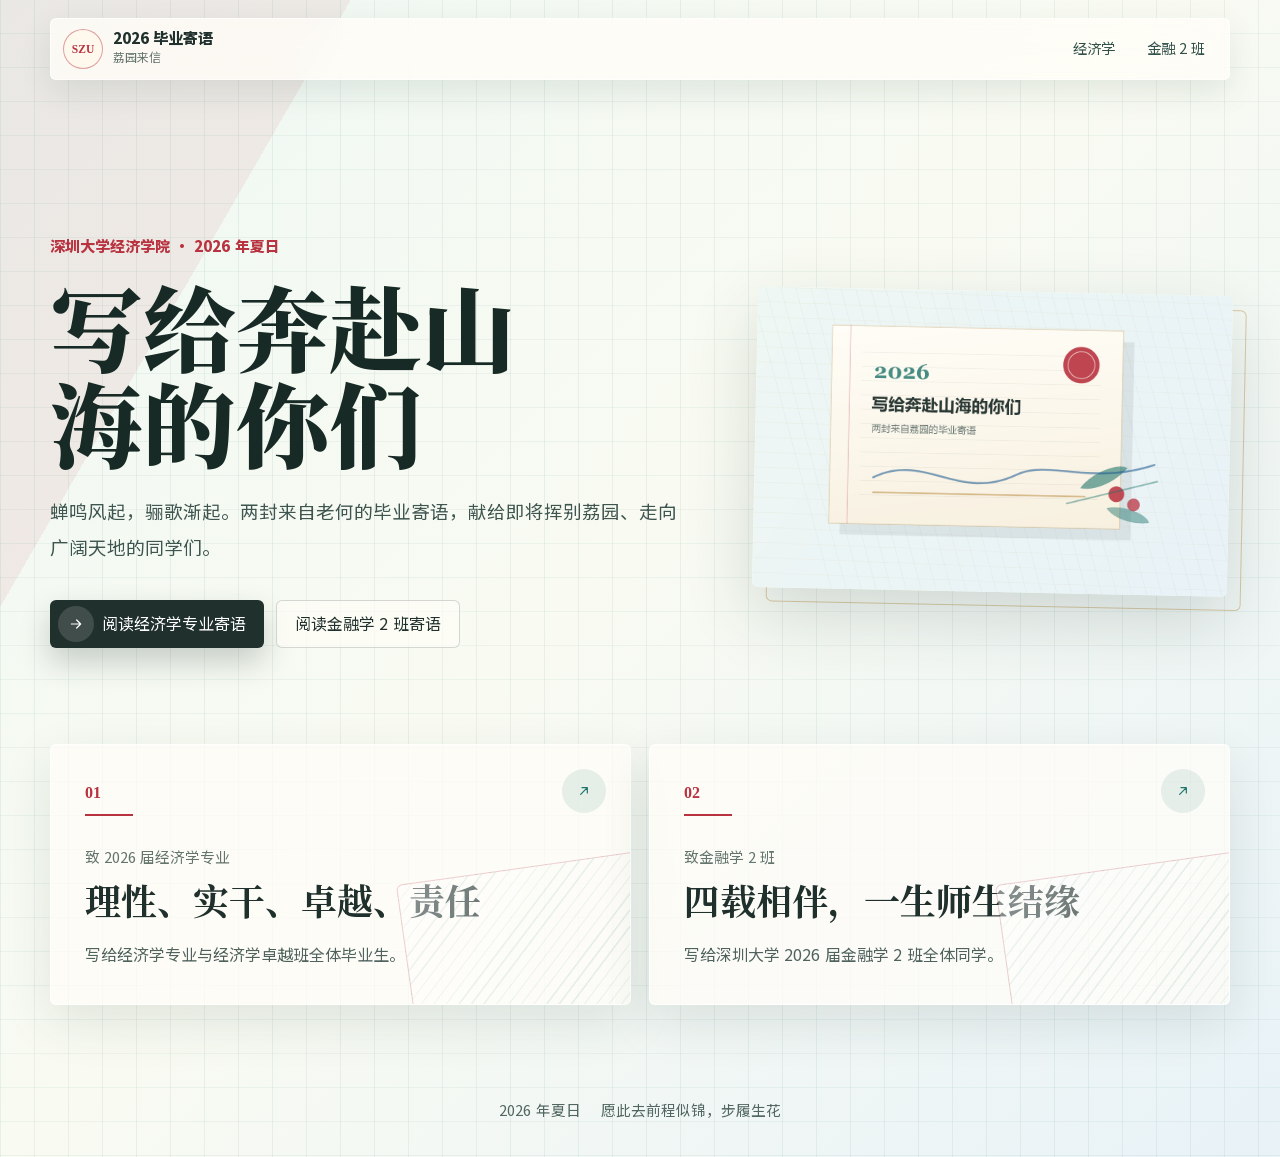
<file: index.html>
<!doctype html>
<html lang="zh-CN">
  <head>
    <meta charset="utf-8">
    <meta name="viewport" content="width=device-width, initial-scale=1, viewport-fit=cover">
    <title>深圳大学 2026 届毕业寄语</title>
    <meta name="description" content="两封写给深圳大学 2026 届毕业生的电子信笺。">
    <meta property="og:type" content="website">
    <meta property="og:title" content="深圳大学 2026 届毕业寄语">
    <meta property="og:description" content="写给奔赴山海的同学们。">
    <meta property="og:image" content="./assets/home-share.png">
    <meta name="theme-color" content="#eef7f3">
    <link rel="manifest" href="./manifest.webmanifest">
    <link rel="stylesheet" href="./assets/styles.css?v=20260615-5">
  </head>
  <body class="home-page">
    <div class="reading-progress" aria-hidden="true"></div>
    <header class="topbar">
        <a class="brand-mark" href="./index.html" aria-label="返回首页">
        <span class="brand-seal">SZU</span>
        <span>
          <strong>2026 毕业寄语</strong>
          <small>荔园来信</small>
        </span>
      </a>
      <nav class="top-actions" aria-label="信笺导航">
        <a href="./economics/index.html" class="ghost-link">经济学</a>
        <a href="./finance-2/index.html" class="ghost-link">金融 2 班</a>
      </nav>
    </header>

    <main>
      <section class="home-hero" aria-labelledby="home-title">
        <div class="home-copy">
          <p class="kicker">深圳大学经济学院 · 2026 年夏日</p>
          <h1 id="home-title">写给奔赴山海的你们</h1>
          <p class="lead">
            蝉鸣风起，骊歌渐起。两封来自老何的毕业寄语，献给即将挥别荔园、走向广阔天地的同学们。
          </p>
          <div class="hero-commands">
            <a class="primary-link" href="./economics/index.html">
              <span class="icon-circle" aria-hidden="true">
                <svg viewBox="0 0 24 24"><path d="M5 12h14M13 6l6 6-6 6"/></svg>
              </span>
              阅读经济学专业寄语
            </a>
            <a class="secondary-link" href="./finance-2/index.html">阅读金融学 2 班寄语</a>
          </div>
        </div>
        <figure class="hero-art home-art">
          <img src="./assets/home-share.png" alt="毕业信笺、湖面与荔枝枝叶组成的插画">
        </figure>
      </section>

      <section class="letter-grid" aria-label="两封电子信笺">
        <a class="letter-tile economics-tile" href="./economics/index.html">
          <span class="tile-label">01</span>
          <span class="tile-subtitle">致 2026 届经济学专业</span>
          <strong>理性、实干、卓越、责任</strong>
          <span class="tile-text">写给经济学专业与经济学卓越班全体毕业生。</span>
          <span class="tile-arrow" aria-hidden="true">
            <svg viewBox="0 0 24 24"><path d="M7 17 17 7M9 7h8v8"/></svg>
          </span>
        </a>
        <a class="letter-tile finance-tile" href="./finance-2/index.html">
          <span class="tile-label">02</span>
          <span class="tile-subtitle">致金融学 2 班</span>
          <strong>四载相伴，一生师生结缘</strong>
          <span class="tile-text">写给深圳大学 2026 届金融学 2 班全体同学。</span>
          <span class="tile-arrow" aria-hidden="true">
            <svg viewBox="0 0 24 24"><path d="M7 17 17 7M9 7h8v8"/></svg>
          </span>
        </a>
      </section>
    </main>

    <footer class="site-footer">
      <span>2026 年夏日</span>
      <span>愿此去前程似锦，步履生花</span>
    </footer>
    <script src="./assets/main.js?v=20260615-3"></script>
  </body>
</html>
</file>
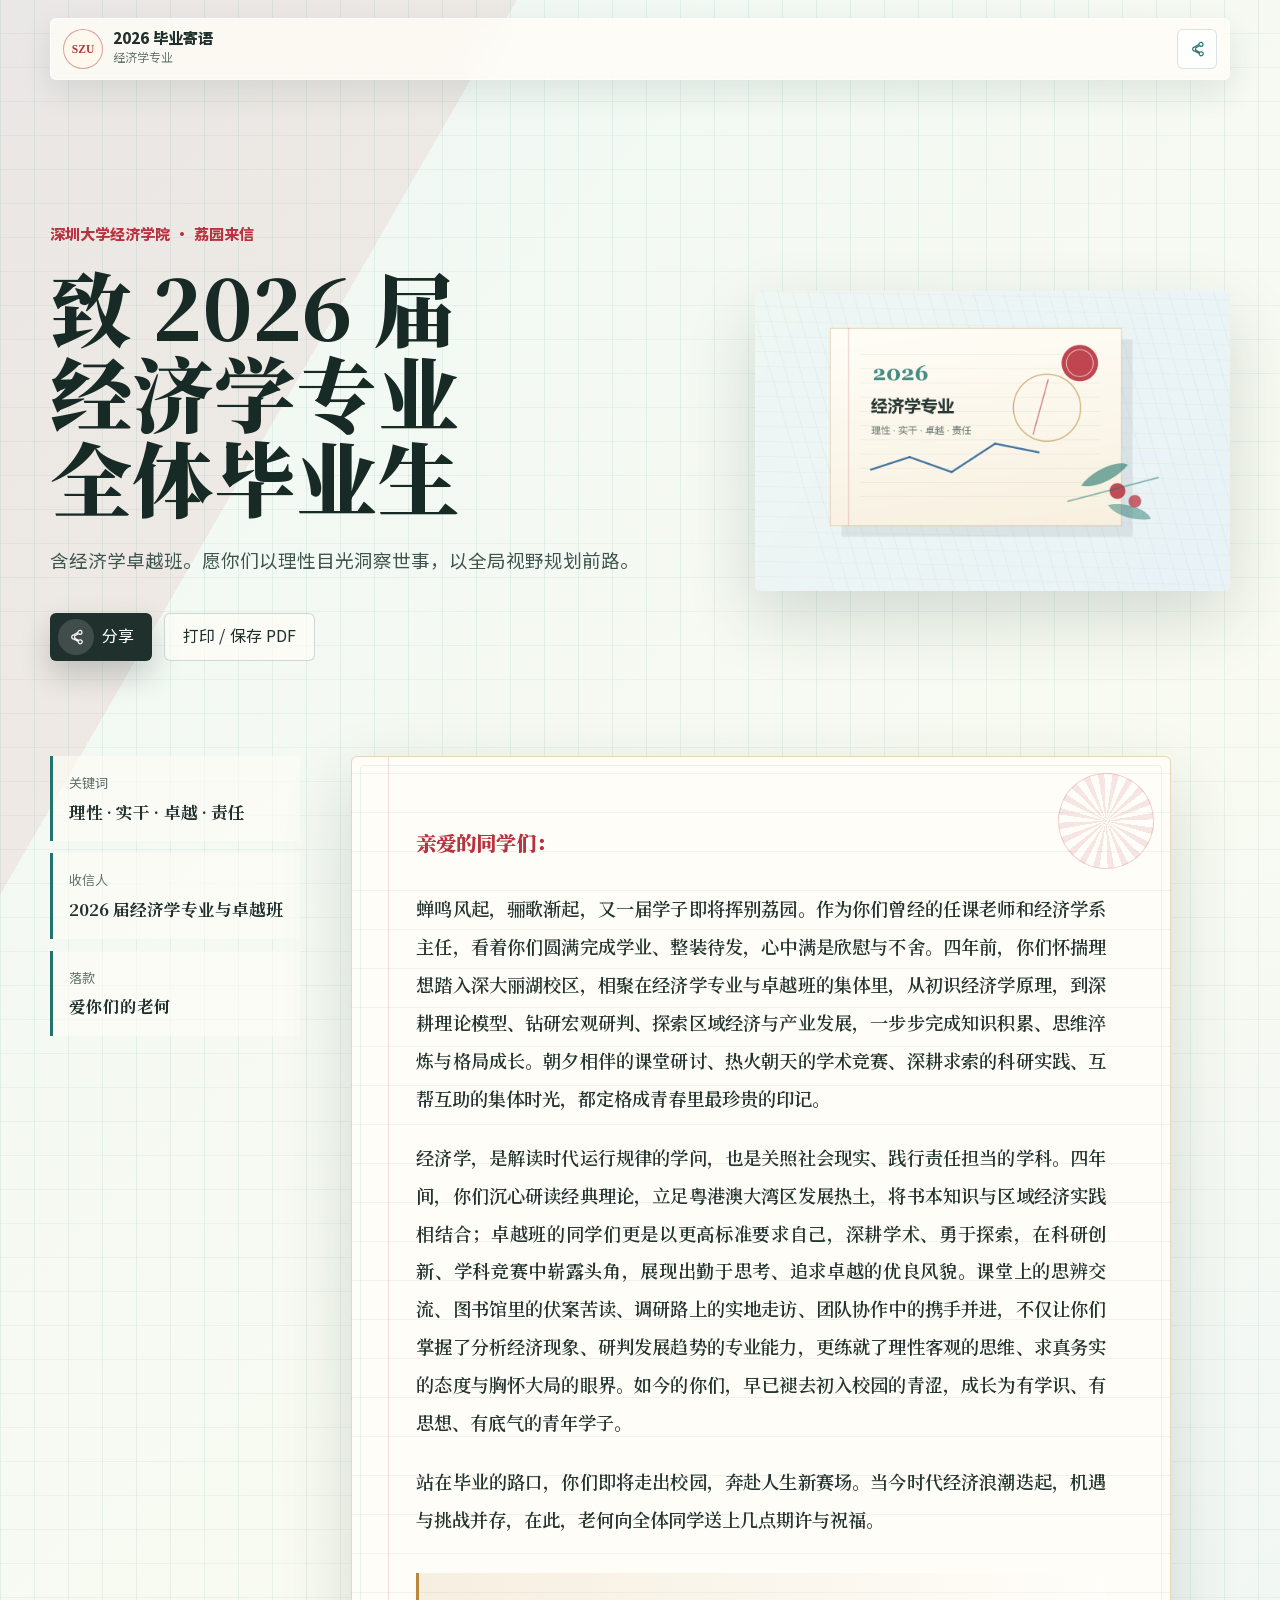
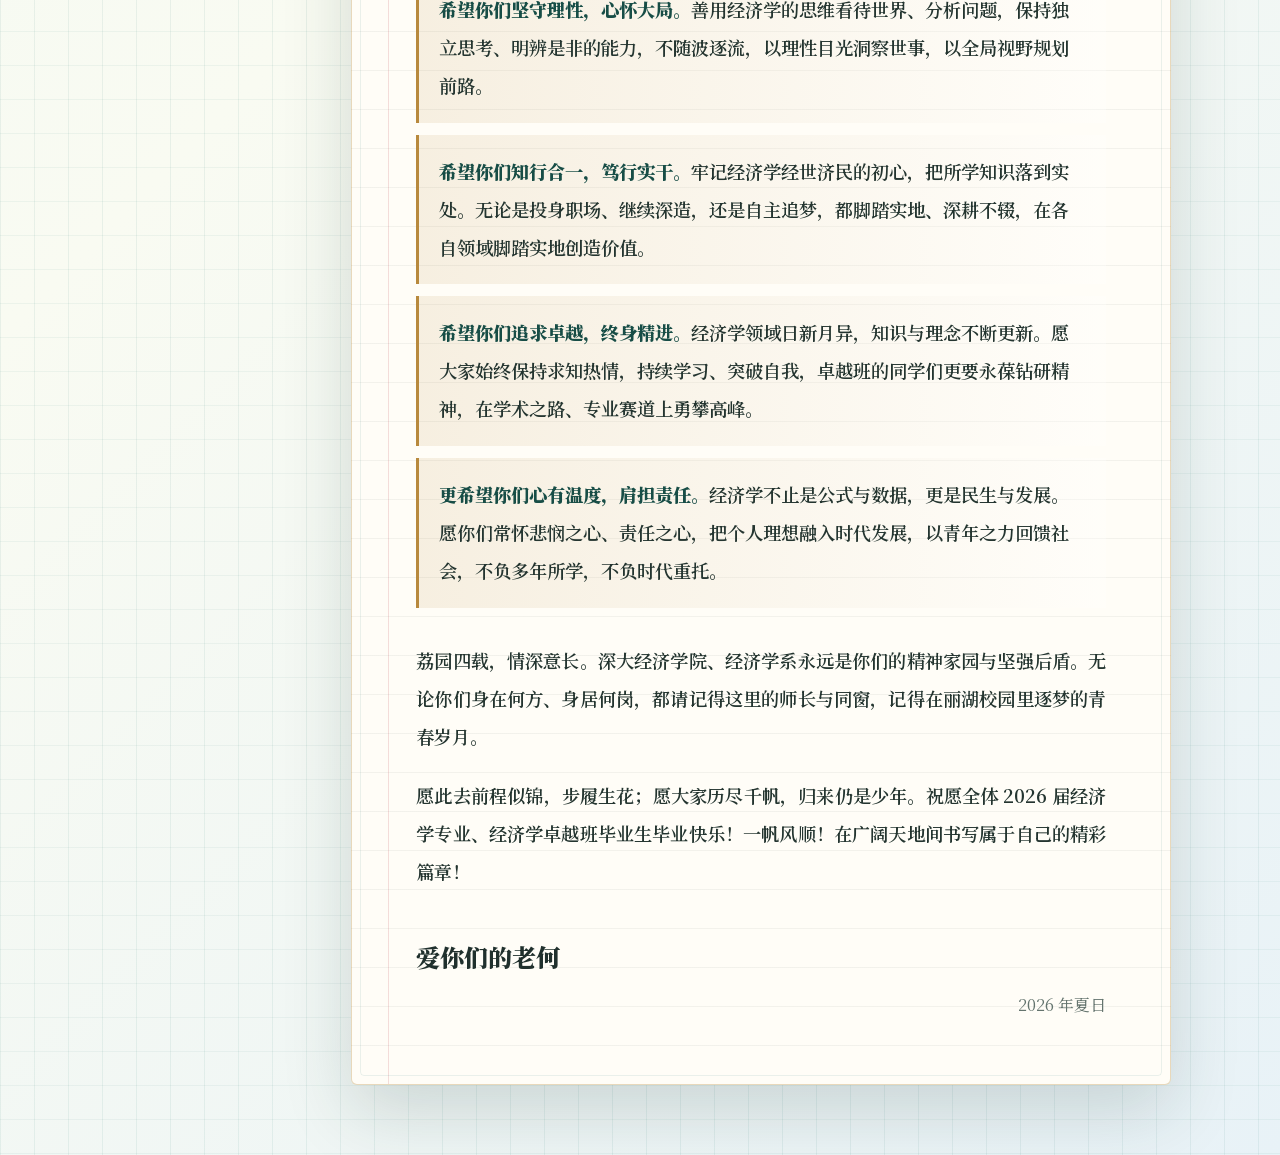
<file: economics/index.html>
<!doctype html>
<html lang="zh-CN">
  <head>
    <meta charset="utf-8">
    <meta name="viewport" content="width=device-width, initial-scale=1, viewport-fit=cover">
    <title>致 2026 届经济学专业全体毕业生</title>
    <meta name="description" content="老何写给 2026 届经济学专业与经济学卓越班全体毕业生的毕业寄语。">
    <meta property="og:type" content="article">
    <meta property="og:title" content="致 2026 届经济学专业全体毕业生">
    <meta property="og:description" content="愿此去前程似锦，步履生花。">
    <meta property="og:image" content="../assets/economics-share.png">
    <meta name="theme-color" content="#eef7f3">
    <link rel="manifest" href="../manifest.webmanifest">
    <link rel="stylesheet" href="../assets/styles.css?v=20260615-5">
  </head>
  <body class="letter-page economics-page">
    <div class="reading-progress" aria-hidden="true"></div>
    <header class="topbar">
      <div class="brand-mark" aria-label="深圳大学 2026 毕业寄语">
        <span class="brand-seal">SZU</span>
        <span>
          <strong>2026 毕业寄语</strong>
          <small>经济学专业</small>
        </span>
      </div>
      <nav class="top-actions" aria-label="页面导航">
        <button class="icon-button" type="button" data-share title="分享本页" aria-label="分享本页">
          <svg viewBox="0 0 24 24"><path d="M18 8a3 3 0 1 0-2.8-4H15a3 3 0 0 0 .2 1L8.8 8.7A3 3 0 1 0 9 15.3l6.4 3.6a3 3 0 1 0 .8-1.8L9.8 13.5a3.2 3.2 0 0 0 0-3l6.4-3.6c.5.6 1.1 1 1.8 1.1Z"/></svg>
        </button>
      </nav>
    </header>

    <main>
      <section class="letter-hero">
        <div class="letter-hero-copy">
          <p class="kicker">深圳大学经济学院 · 荔园来信</p>
          <h1>致 2026 届经济学专业<br>全体毕业生</h1>
          <p class="lead">含经济学卓越班。愿你们以理性目光洞察世事，以全局视野规划前路。</p>
          <div class="letter-actions">
            <button type="button" class="primary-link button-link" data-share>
              <span class="icon-circle" aria-hidden="true">
                <svg viewBox="0 0 24 24"><path d="M18 8a3 3 0 1 0-2.8-4H15a3 3 0 0 0 .2 1L8.8 8.7A3 3 0 1 0 9 15.3l6.4 3.6a3 3 0 1 0 .8-1.8L9.8 13.5a3.2 3.2 0 0 0 0-3l6.4-3.6c.5.6 1.1 1 1.8 1.1Z"/></svg>
              </span>
              分享
            </button>
            <button type="button" class="secondary-link button-link" data-print>打印 / 保存 PDF</button>
          </div>
        </div>
        <figure class="hero-art">
          <img src="../assets/economics-share.png" alt="经济学毕业信笺插画">
        </figure>
      </section>

      <section class="letter-layout">
        <aside class="letter-side">
          <div class="side-block">
            <span>关键词</span>
            <strong>理性 · 实干 · 卓越 · 责任</strong>
          </div>
          <div class="side-block">
            <span>收信人</span>
            <strong>2026 届经济学专业与卓越班</strong>
          </div>
          <div class="side-block">
            <span>落款</span>
            <strong>爱你们的老何</strong>
          </div>
        </aside>

        <article class="letter-paper">
          <p class="letter-to">亲爱的同学们：</p>
          <p>蝉鸣风起，骊歌渐起，又一届学子即将挥别荔园。作为你们曾经的任课老师和经济学系主任，看着你们圆满完成学业、整装待发，心中满是欣慰与不舍。四年前，你们怀揣理想踏入深大丽湖校区，相聚在经济学专业与卓越班的集体里，从初识经济学原理，到深耕理论模型、钻研宏观研判、探索区域经济与产业发展，一步步完成知识积累、思维淬炼与格局成长。朝夕相伴的课堂研讨、热火朝天的学术竞赛、深耕求索的科研实践、互帮互助的集体时光，都定格成青春里最珍贵的印记。</p>
          <p>经济学，是解读时代运行规律的学问，也是关照社会现实、践行责任担当的学科。四年间，你们沉心研读经典理论，立足粤港澳大湾区发展热土，将书本知识与区域经济实践相结合；卓越班的同学们更是以更高标准要求自己，深耕学术、勇于探索，在科研创新、学科竞赛中崭露头角，展现出勤于思考、追求卓越的优良风貌。课堂上的思辨交流、图书馆里的伏案苦读、调研路上的实地走访、团队协作中的携手并进，不仅让你们掌握了分析经济现象、研判发展趋势的专业能力，更练就了理性客观的思维、求真务实的态度与胸怀大局的眼界。如今的你们，早已褪去初入校园的青涩，成长为有学识、有思想、有底气的青年学子。</p>
          <p>站在毕业的路口，你们即将走出校园，奔赴人生新赛场。当今时代经济浪潮迭起，机遇与挑战并存，在此，老何向全体同学送上几点期许与祝福。</p>

          <div class="wish-list" aria-label="期许与祝福">
            <p><strong>希望你们坚守理性，心怀大局。</strong>善用经济学的思维看待世界、分析问题，保持独立思考、明辨是非的能力，不随波逐流，以理性目光洞察世事，以全局视野规划前路。</p>
            <p><strong>希望你们知行合一，笃行实干。</strong>牢记经济学经世济民的初心，把所学知识落到实处。无论是投身职场、继续深造，还是自主追梦，都脚踏实地、深耕不辍，在各自领域脚踏实地创造价值。</p>
            <p><strong>希望你们追求卓越，终身精进。</strong>经济学领域日新月异，知识与理念不断更新。愿大家始终保持求知热情，持续学习、突破自我，卓越班的同学们更要永葆钻研精神，在学术之路、专业赛道上勇攀高峰。</p>
            <p><strong>更希望你们心有温度，肩担责任。</strong>经济学不止是公式与数据，更是民生与发展。愿你们常怀悲悯之心、责任之心，把个人理想融入时代发展，以青年之力回馈社会，不负多年所学，不负时代重托。</p>
          </div>

          <p>荔园四载，情深意长。深大经济学院、经济学系永远是你们的精神家园与坚强后盾。无论你们身在何方、身居何岗，都请记得这里的师长与同窗，记得在丽湖校园里逐梦的青春岁月。</p>
          <p>愿此去前程似锦，步履生花；愿大家历尽千帆，归来仍是少年。祝愿全体 2026 届经济学专业、经济学卓越班毕业生毕业快乐！一帆风顺！在广阔天地间书写属于自己的精彩篇章！</p>

          <footer class="letter-signature">
            <p>爱你们的老何</p>
            <time datetime="2026-06">2026 年夏日</time>
          </footer>
        </article>
      </section>
    </main>
    <script src="../assets/main.js?v=20260615-3"></script>
  </body>
</html>
</file>
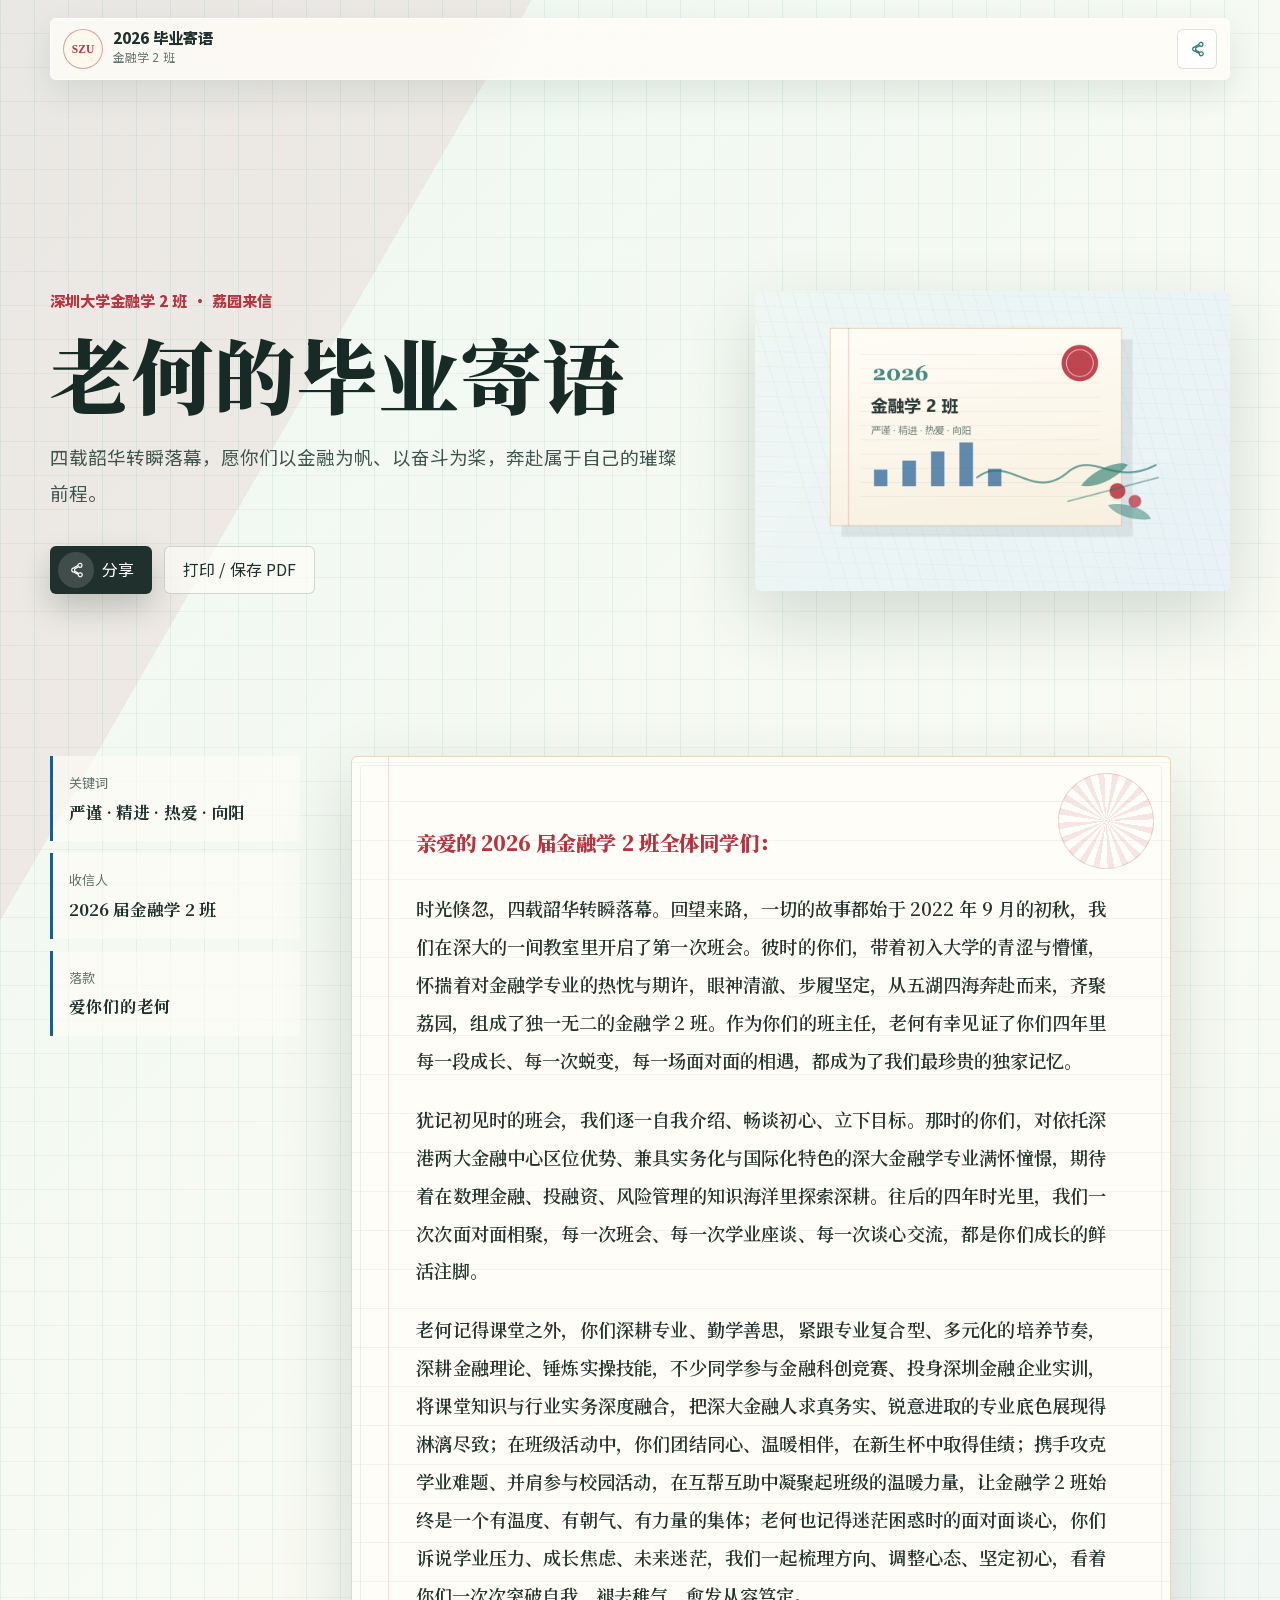
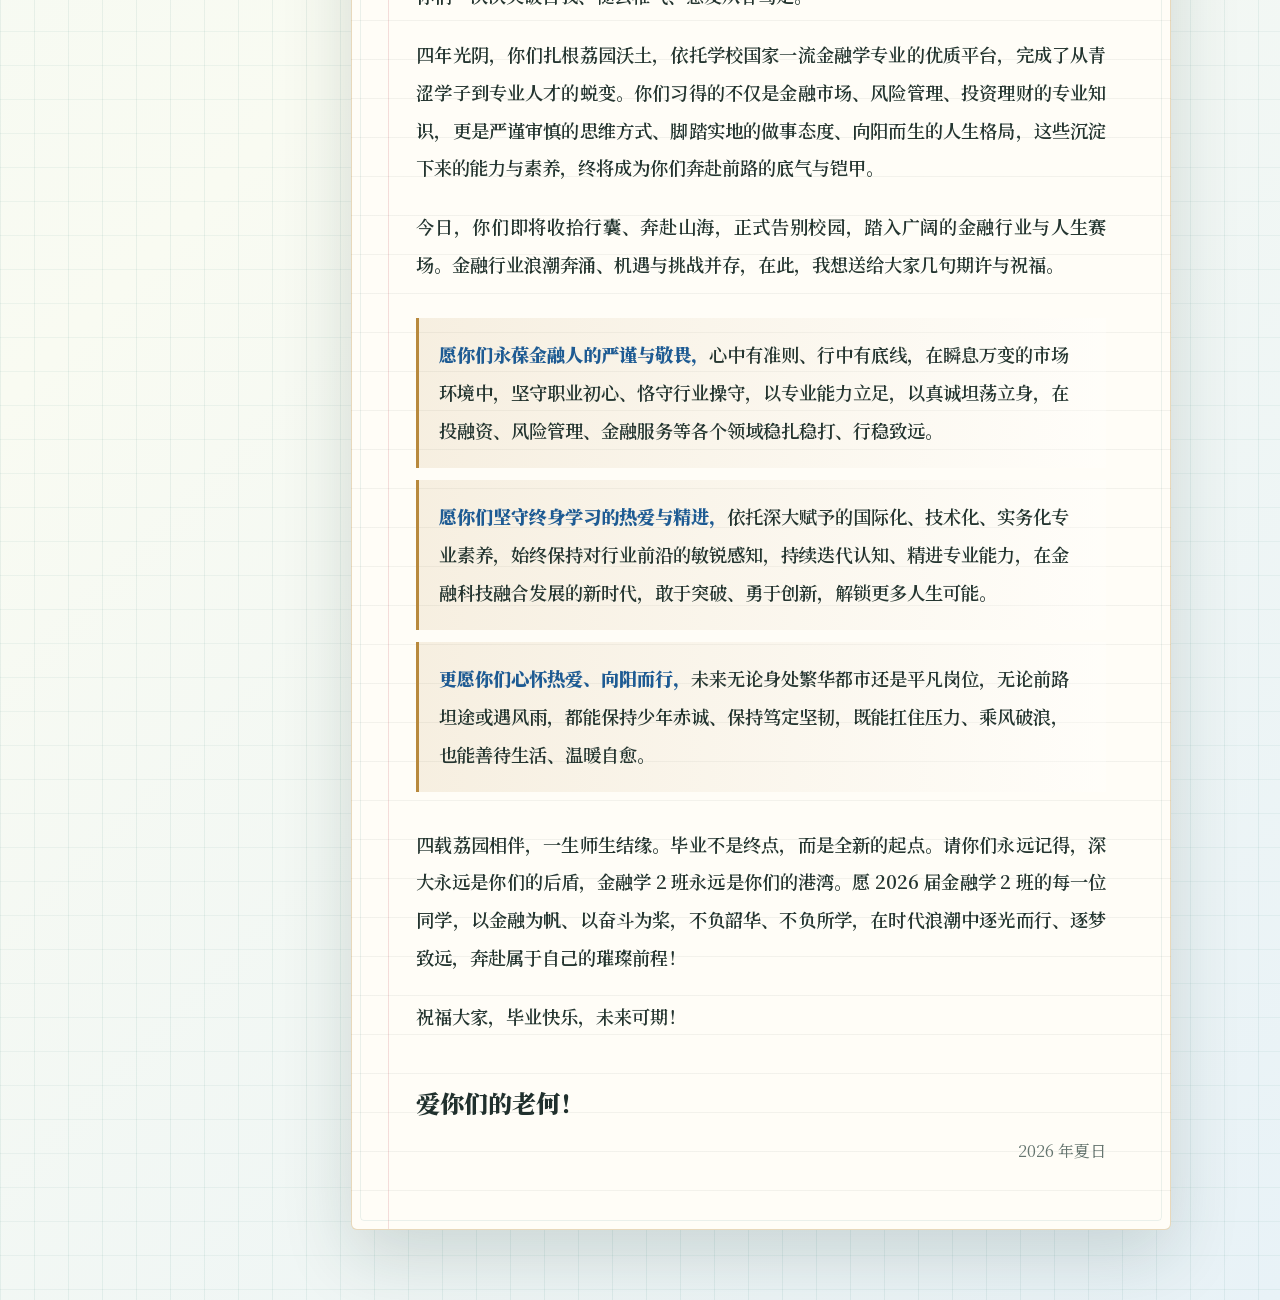
<file: finance-2/index.html>
<!doctype html>
<html lang="zh-CN">
  <head>
    <meta charset="utf-8">
    <meta name="viewport" content="width=device-width, initial-scale=1, viewport-fit=cover">
    <title>老何的毕业寄语 | 金融学 2 班</title>
    <meta name="description" content="老何写给深圳大学 2026 届金融学 2 班全体同学的毕业寄语。">
    <meta property="og:type" content="article">
    <meta property="og:title" content="老何的毕业寄语 | 金融学 2 班">
    <meta property="og:description" content="四载荔园相伴，一生师生结缘。">
    <meta property="og:image" content="../assets/finance-share.png">
    <meta name="theme-color" content="#eef7f3">
    <link rel="manifest" href="../manifest.webmanifest">
    <link rel="stylesheet" href="../assets/styles.css?v=20260615-5">
  </head>
  <body class="letter-page finance-page">
    <div class="reading-progress" aria-hidden="true"></div>
    <header class="topbar">
      <div class="brand-mark" aria-label="深圳大学 2026 毕业寄语">
        <span class="brand-seal">SZU</span>
        <span>
          <strong>2026 毕业寄语</strong>
          <small>金融学 2 班</small>
        </span>
      </div>
      <nav class="top-actions" aria-label="页面导航">
        <button class="icon-button" type="button" data-share title="分享本页" aria-label="分享本页">
          <svg viewBox="0 0 24 24"><path d="M18 8a3 3 0 1 0-2.8-4H15a3 3 0 0 0 .2 1L8.8 8.7A3 3 0 1 0 9 15.3l6.4 3.6a3 3 0 1 0 .8-1.8L9.8 13.5a3.2 3.2 0 0 0 0-3l6.4-3.6c.5.6 1.1 1 1.8 1.1Z"/></svg>
        </button>
      </nav>
    </header>

    <main>
      <section class="letter-hero">
        <div class="letter-hero-copy">
          <p class="kicker">深圳大学金融学 2 班 · 荔园来信</p>
          <h1>老何的毕业寄语</h1>
          <p class="lead">四载韶华转瞬落幕，愿你们以金融为帆、以奋斗为桨，奔赴属于自己的璀璨前程。</p>
          <div class="letter-actions">
            <button type="button" class="primary-link button-link" data-share>
              <span class="icon-circle" aria-hidden="true">
                <svg viewBox="0 0 24 24"><path d="M18 8a3 3 0 1 0-2.8-4H15a3 3 0 0 0 .2 1L8.8 8.7A3 3 0 1 0 9 15.3l6.4 3.6a3 3 0 1 0 .8-1.8L9.8 13.5a3.2 3.2 0 0 0 0-3l6.4-3.6c.5.6 1.1 1 1.8 1.1Z"/></svg>
              </span>
              分享
            </button>
            <button type="button" class="secondary-link button-link" data-print>打印 / 保存 PDF</button>
          </div>
        </div>
        <figure class="hero-art">
          <img src="../assets/finance-share.png" alt="金融学 2 班毕业信笺插画">
        </figure>
      </section>

      <section class="letter-layout">
        <aside class="letter-side">
          <div class="side-block">
            <span>关键词</span>
            <strong>严谨 · 精进 · 热爱 · 向阳</strong>
          </div>
          <div class="side-block">
            <span>收信人</span>
            <strong>2026 届金融学 2 班</strong>
          </div>
          <div class="side-block">
            <span>落款</span>
            <strong>爱你们的老何</strong>
          </div>
        </aside>

        <article class="letter-paper">
          <p class="letter-to">亲爱的 2026 届金融学 2 班全体同学们：</p>
          <p>时光倏忽，四载韶华转瞬落幕。回望来路，一切的故事都始于 2022 年 9 月的初秋，我们在深大的一间教室里开启了第一次班会。彼时的你们，带着初入大学的青涩与懵懂，怀揣着对金融学专业的热忱与期许，眼神清澈、步履坚定，从五湖四海奔赴而来，齐聚荔园，组成了独一无二的金融学 2 班。作为你们的班主任，老何有幸见证了你们四年里每一段成长、每一次蜕变，每一场面对面的相遇，都成为了我们最珍贵的独家记忆。</p>
          <p>犹记初见时的班会，我们逐一自我介绍、畅谈初心、立下目标。那时的你们，对依托深港两大金融中心区位优势、兼具实务化与国际化特色的深大金融学专业满怀憧憬，期待着在数理金融、投融资、风险管理的知识海洋里探索深耕。往后的四年时光里，我们一次次面对面相聚，每一次班会、每一次学业座谈、每一次谈心交流，都是你们成长的鲜活注脚。</p>
          <p>老何记得课堂之外，你们深耕专业、勤学善思，紧跟专业复合型、多元化的培养节奏，深耕金融理论、锤炼实操技能，不少同学参与金融科创竞赛、投身深圳金融企业实训，将课堂知识与行业实务深度融合，把深大金融人求真务实、锐意进取的专业底色展现得淋漓尽致；在班级活动中，你们团结同心、温暖相伴，在新生杯中取得佳绩；携手攻克学业难题、并肩参与校园活动，在互帮互助中凝聚起班级的温暖力量，让金融学 2 班始终是一个有温度、有朝气、有力量的集体；老何也记得迷茫困惑时的面对面谈心，你们诉说学业压力、成长焦虑、未来迷茫，我们一起梳理方向、调整心态、坚定初心，看着你们一次次突破自我、褪去稚气、愈发从容笃定。</p>
          <p>四年光阴，你们扎根荔园沃土，依托学校国家一流金融学专业的优质平台，完成了从青涩学子到专业人才的蜕变。你们习得的不仅是金融市场、风险管理、投资理财的专业知识，更是严谨审慎的思维方式、脚踏实地的做事态度、向阳而生的人生格局，这些沉淀下来的能力与素养，终将成为你们奔赴前路的底气与铠甲。</p>
          <p>今日，你们即将收拾行囊、奔赴山海，正式告别校园，踏入广阔的金融行业与人生赛场。金融行业浪潮奔涌、机遇与挑战并存，在此，我想送给大家几句期许与祝福。</p>

          <div class="wish-list" aria-label="期许与祝福">
            <p><strong>愿你们永葆金融人的严谨与敬畏，</strong>心中有准则、行中有底线，在瞬息万变的市场环境中，坚守职业初心、恪守行业操守，以专业能力立足，以真诚坦荡立身，在投融资、风险管理、金融服务等各个领域稳扎稳打、行稳致远。</p>
            <p><strong>愿你们坚守终身学习的热爱与精进，</strong>依托深大赋予的国际化、技术化、实务化专业素养，始终保持对行业前沿的敏锐感知，持续迭代认知、精进专业能力，在金融科技融合发展的新时代，敢于突破、勇于创新，解锁更多人生可能。</p>
            <p><strong>更愿你们心怀热爱、向阳而行，</strong>未来无论身处繁华都市还是平凡岗位，无论前路坦途或遇风雨，都能保持少年赤诚、保持笃定坚韧，既能扛住压力、乘风破浪，也能善待生活、温暖自愈。</p>
          </div>

          <p>四载荔园相伴，一生师生结缘。毕业不是终点，而是全新的起点。请你们永远记得，深大永远是你们的后盾，金融学 2 班永远是你们的港湾。愿 2026 届金融学 2 班的每一位同学，以金融为帆、以奋斗为桨，不负韶华、不负所学，在时代浪潮中逐光而行、逐梦致远，奔赴属于自己的璀璨前程！</p>
          <p>祝福大家，毕业快乐，未来可期！</p>

          <footer class="letter-signature">
            <p>爱你们的老何！</p>
            <time datetime="2026-06">2026 年夏日</time>
          </footer>
        </article>
      </section>
    </main>
    <script src="../assets/main.js?v=20260615-3"></script>
  </body>
</html>
</file>
<file: assets/styles.css>
:root {
  --ink: #20302d;
  --muted: #64746e;
  --paper: #fffdf7;
  --paper-deep: #f7f0df;
  --mist: #eef7f3;
  --mist-2: #d9ece8;
  --jade: #1f756b;
  --blue: #1e5b93;
  --lychee: #b8323f;
  --gold: #b8893d;
  --line: rgba(32, 48, 45, 0.14);
  --shadow: 0 26px 70px rgba(17, 47, 43, 0.16);
  --mobile-shadow: 0 18px 38px rgba(17, 47, 43, 0.12);
  --radius: 6px;
  --serif: "LetterNotoSerifSC", "FZSongYi-Z13S", "FZCuSong-B09S", "Source Han Serif SC", "Noto Serif CJK SC", "Songti SC", "STZhongsong", "SimSun", serif;
  --sans: "LetterNotoSansSC", "FZLanTingHeiS-DB-GB", "Source Han Sans SC", "Noto Sans CJK SC", "Microsoft YaHei", sans-serif;
}

@font-face {
  font-family: "LetterNotoSerifSC";
  src: url("./fonts/noto-serif-sc-subset.woff2") format("woff2");
  font-weight: 400 900;
  font-style: normal;
  font-display: swap;
}

@font-face {
  font-family: "LetterNotoSansSC";
  src: url("./fonts/noto-sans-sc-subset.woff2") format("woff2");
  font-weight: 400 900;
  font-style: normal;
  font-display: swap;
}

* {
  box-sizing: border-box;
}

html {
  min-width: 320px;
  background: var(--mist);
  color: var(--ink);
  scroll-behavior: smooth;
  overflow-x: hidden;
}

body {
  min-height: 100vh;
  margin: 0;
  font-family: var(--sans);
  line-height: 1.8;
  letter-spacing: 0;
  background:
    linear-gradient(90deg, rgba(31, 117, 107, 0.08) 1px, transparent 1px),
    linear-gradient(0deg, rgba(31, 117, 107, 0.06) 1px, transparent 1px),
    linear-gradient(120deg, rgba(184, 50, 63, 0.08) 0 18%, transparent 18% 100%),
    linear-gradient(135deg, #eef7f3 0%, #f9fbf2 48%, #e8f2f7 100%);
  background-size: 34px 34px, 34px 34px, auto, auto;
  overflow-x: hidden;
}

body::before {
  content: "";
  position: fixed;
  inset: 0;
  z-index: -1;
  pointer-events: none;
  opacity: 0.28;
  background-image:
    linear-gradient(115deg, transparent 0 45%, rgba(184, 137, 61, 0.25) 45.2% 45.6%, transparent 45.8% 100%),
    repeating-linear-gradient(90deg, rgba(255, 255, 255, 0.28) 0 1px, transparent 1px 5px);
}

a {
  color: inherit;
  text-decoration: none;
}

button,
a {
  -webkit-tap-highlight-color: transparent;
}

button {
  font: inherit;
}

svg {
  width: 1em;
  height: 1em;
  fill: none;
  stroke: currentColor;
  stroke-linecap: round;
  stroke-linejoin: round;
  stroke-width: 1.8;
}

img {
  display: block;
  max-width: 100%;
}

.reading-progress {
  position: fixed;
  top: env(safe-area-inset-top, 0);
  left: 0;
  z-index: 999;
  width: 0;
  height: 3px;
  background: linear-gradient(90deg, var(--lychee), var(--gold), var(--jade));
  box-shadow: 0 2px 12px rgba(184, 50, 63, 0.24);
  pointer-events: none;
  transform: translateZ(0);
  will-change: width;
}

.topbar {
  position: fixed;
  top: max(18px, env(safe-area-inset-top, 0));
  left: 50%;
  z-index: 900;
  display: flex;
  align-items: center;
  justify-content: space-between;
  gap: 18px;
  width: min(1180px, calc(100% - 40px));
  margin: 0 auto;
  padding: 10px 12px;
  border: 1px solid rgba(255, 255, 255, 0.72);
  border-radius: var(--radius);
  background: rgba(255, 253, 247, 0.82);
  box-shadow: 0 12px 32px rgba(24, 55, 50, 0.1);
  backdrop-filter: blur(16px);
  transform: translateX(-50%);
}

.brand-mark {
  display: inline-flex;
  align-items: center;
  gap: 10px;
  min-width: 0;
}

.brand-seal {
  display: grid;
  flex: 0 0 auto;
  width: 40px;
  height: 40px;
  place-items: center;
  border: 1px solid rgba(184, 50, 63, 0.45);
  border-radius: 50%;
  color: var(--lychee);
  font-family: Georgia, "Times New Roman", serif;
  font-size: 0.72rem;
  font-weight: 700;
  letter-spacing: 0;
  background: #fff8ed;
}

.brand-mark strong,
.brand-mark small {
  display: block;
  overflow: hidden;
  text-overflow: ellipsis;
  white-space: nowrap;
}

.brand-mark strong {
  font-size: 0.95rem;
  font-weight: 800;
  line-height: 1.2;
}

.brand-mark small {
  color: var(--muted);
  font-size: 0.75rem;
}

.top-actions {
  display: inline-flex;
  align-items: center;
  gap: 8px;
  flex: 0 0 auto;
}

.ghost-link,
.icon-button,
.primary-link,
.secondary-link {
  display: inline-flex;
  align-items: center;
  justify-content: center;
  gap: 8px;
  min-height: 40px;
  border-radius: var(--radius);
}

.ghost-link {
  padding: 0 12px;
  color: #31504a;
  font-size: 0.9rem;
}

.ghost-link:hover,
.ghost-link:focus-visible {
  background: rgba(31, 117, 107, 0.1);
}

.icon-button {
  width: 40px;
  border: 1px solid var(--line);
  color: var(--jade);
  background: rgba(255, 255, 255, 0.7);
  cursor: pointer;
}

.icon-button:hover,
.icon-button:focus-visible {
  border-color: rgba(31, 117, 107, 0.45);
  background: #fff;
}

main {
  width: min(1180px, calc(100% - 40px));
  margin: 0 auto;
  padding-top: 96px;
}

.home-hero,
.letter-hero {
  display: grid;
  grid-template-columns: minmax(0, 1fr) minmax(360px, 0.74fr);
  gap: clamp(26px, 5vw, 72px);
  align-items: center;
  min-height: min(640px, calc(100vh - 170px));
  padding: clamp(42px, 7vw, 96px) 0 40px;
}

.home-copy,
.letter-hero-copy {
  position: relative;
  z-index: 1;
}

.kicker {
  margin: 0 0 16px;
  color: var(--lychee);
  font-size: 0.95rem;
  font-weight: 800;
}

h1 {
  margin: 0;
  max-width: 820px;
  font-family: var(--serif);
  font-size: 5.8rem;
  font-weight: 900;
  line-height: 1.04;
  letter-spacing: 0;
  color: #182a26;
  text-wrap: balance;
}

.letter-hero h1 {
  font-size: 5.1rem;
}

.lead {
  max-width: 660px;
  margin: 24px 0 0;
  color: #3f5550;
  font-size: 1.16rem;
  line-height: 1.95;
}

.hero-commands,
.letter-actions {
  display: flex;
  flex-wrap: wrap;
  gap: 12px;
  margin-top: 34px;
}

.primary-link,
.secondary-link {
  border: 0;
  cursor: pointer;
}

.primary-link {
  min-height: 48px;
  padding: 0 18px 0 8px;
  color: #fff;
  background: var(--ink);
  box-shadow: 0 14px 30px rgba(32, 48, 45, 0.22);
}

.secondary-link {
  min-height: 48px;
  padding: 0 18px;
  border: 1px solid rgba(32, 48, 45, 0.18);
  color: var(--ink);
  background: rgba(255, 253, 247, 0.62);
}

.primary-link:hover,
.primary-link:focus-visible {
  transform: translateY(-1px);
  background: #14211e;
}

.secondary-link:hover,
.secondary-link:focus-visible {
  transform: translateY(-1px);
  border-color: rgba(31, 117, 107, 0.42);
  background: #fffdf7;
}

.button-link {
  appearance: none;
}

.icon-circle {
  display: grid;
  width: 36px;
  height: 36px;
  place-items: center;
  border-radius: 50%;
  background: rgba(255, 255, 255, 0.14);
}

.hero-art {
  position: relative;
  margin: 0;
}

.hero-art img {
  width: 100%;
  border-radius: var(--radius);
  box-shadow: var(--shadow);
}

.hero-art::before {
  content: "";
  position: absolute;
  inset: 14px -14px -14px 14px;
  z-index: -1;
  border: 1px solid rgba(184, 137, 61, 0.42);
  border-radius: var(--radius);
}

.home-art {
  transform: rotate(1.2deg);
}

.letter-grid {
  display: grid;
  grid-template-columns: repeat(2, minmax(0, 1fr));
  gap: 18px;
  padding: 8px 0 70px;
}

.letter-tile {
  position: relative;
  min-height: 250px;
  padding: clamp(22px, 4vw, 34px);
  overflow: hidden;
  border: 1px solid rgba(255, 255, 255, 0.78);
  border-radius: var(--radius);
  background: rgba(255, 253, 247, 0.76);
  box-shadow: 0 18px 50px rgba(24, 55, 50, 0.11);
}

.letter-tile::after {
  content: "";
  position: absolute;
  right: -40px;
  bottom: -54px;
  width: 260px;
  height: 190px;
  border: 1px solid rgba(184, 50, 63, 0.22);
  border-radius: var(--radius);
  background:
    linear-gradient(120deg, rgba(255, 255, 255, 0.48), transparent),
    repeating-linear-gradient(135deg, rgba(31, 117, 107, 0.14) 0 1px, transparent 1px 10px);
  transform: rotate(-8deg);
}

.letter-tile:hover,
.letter-tile:focus-visible {
  transform: translateY(-3px);
  border-color: rgba(31, 117, 107, 0.28);
  box-shadow: 0 26px 65px rgba(24, 55, 50, 0.16);
}

.tile-label,
.tile-subtitle,
.tile-text {
  display: block;
}

.tile-label {
  width: 48px;
  padding-bottom: 6px;
  border-bottom: 2px solid currentColor;
  color: var(--lychee);
  font-family: Georgia, "Times New Roman", serif;
  font-weight: 700;
}

.tile-subtitle {
  margin-top: 28px;
  color: var(--muted);
  font-size: 0.92rem;
}

.letter-tile strong {
  display: block;
  max-width: 560px;
  margin-top: 8px;
  font-family: var(--serif);
  font-size: 2.25rem;
  line-height: 1.24;
}

.tile-text {
  max-width: 450px;
  margin-top: 18px;
  color: #4f625e;
}

.tile-arrow {
  position: absolute;
  right: 24px;
  top: 24px;
  z-index: 1;
  display: grid;
  width: 44px;
  height: 44px;
  place-items: center;
  border-radius: 50%;
  color: var(--jade);
  background: rgba(31, 117, 107, 0.1);
}

.letter-layout {
  display: grid;
  grid-template-columns: minmax(190px, 250px) minmax(0, 820px);
  gap: clamp(22px, 4vw, 54px);
  align-items: start;
  margin: 0 auto;
  padding: 20px 0 70px;
}

.letter-side {
  position: sticky;
  top: 96px;
  display: grid;
  gap: 12px;
}

.side-block {
  padding: 16px;
  border-left: 3px solid var(--jade);
  background: rgba(255, 253, 247, 0.62);
}

.finance-page .side-block {
  border-left-color: var(--blue);
}

.side-block span,
.side-block strong {
  display: block;
}

.side-block span {
  color: var(--muted);
  font-size: 0.82rem;
}

.side-block strong {
  margin-top: 4px;
  font-family: var(--serif);
  font-size: 1.04rem;
  line-height: 1.55;
}

.letter-paper {
  position: relative;
  padding: clamp(28px, 5vw, 64px);
  border: 1px solid rgba(184, 137, 61, 0.32);
  border-radius: var(--radius);
  background:
    linear-gradient(90deg, rgba(184, 50, 63, 0.16), rgba(184, 50, 63, 0.16)) 36px 0 / 1px 100% no-repeat,
    repeating-linear-gradient(0deg, transparent 0 38px, rgba(32, 48, 45, 0.055) 38px 39px),
    var(--paper);
  box-shadow: var(--shadow);
}

.letter-paper::before,
.letter-paper::after {
  content: "";
  position: absolute;
  pointer-events: none;
}

.letter-paper::before {
  top: 16px;
  right: 16px;
  width: 94px;
  height: 94px;
  border: 1px solid rgba(184, 50, 63, 0.28);
  border-radius: 50%;
  background:
    repeating-conic-gradient(from 8deg, rgba(184, 50, 63, 0.16) 0deg 8deg, transparent 8deg 18deg),
    radial-gradient(circle, transparent 48%, rgba(255, 255, 255, 0.64) 49% 64%, transparent 65%);
  opacity: 0.75;
}

.letter-paper::after {
  inset: 8px;
  border: 1px solid rgba(31, 117, 107, 0.09);
  border-radius: calc(var(--radius) - 2px);
}

.letter-paper p {
  position: relative;
  z-index: 1;
  margin: 0 0 1.15em;
  color: #243530;
  font-family: var(--serif);
  font-size: 1.14rem;
  font-weight: 600;
  line-height: 2.08;
  text-align: justify;
  text-justify: inter-ideograph;
}

.letter-paper .letter-to {
  margin-bottom: 1.3em;
  color: var(--lychee);
  font-size: 1.28rem;
  font-weight: 900;
  text-align: left;
}

.wish-list {
  position: relative;
  z-index: 1;
  display: grid;
  gap: 12px;
  margin: 34px 0;
}

.wish-list p {
  margin: 0;
  padding: 18px 20px;
  border-left: 3px solid var(--gold);
  background: linear-gradient(90deg, rgba(184, 137, 61, 0.12), rgba(255, 255, 255, 0.3));
  text-align: left;
}

.wish-list strong {
  color: #174d46;
  font-weight: 900;
}

.finance-page .wish-list strong {
  color: #1e5b93;
}

.letter-signature {
  position: relative;
  z-index: 1;
  margin-top: 42px;
  text-align: right;
}

.letter-signature p,
.letter-signature time {
  display: block;
  margin: 0;
  color: var(--ink);
  font-family: var(--serif);
}

.letter-signature p {
  font-size: 1.52rem;
  font-weight: 900;
}

.letter-signature time {
  margin-top: 8px;
  color: var(--muted);
}

.site-footer {
  display: flex;
  justify-content: center;
  gap: 20px;
  width: min(1180px, calc(100% - 40px));
  margin: 0 auto;
  padding: 22px 0 34px;
  color: #526762;
  font-size: 0.92rem;
}

.site-footer a {
  border-bottom: 1px solid rgba(31, 117, 107, 0.28);
}

.site-footer a:hover,
.site-footer a:focus-visible {
  color: var(--jade);
}

.toast {
  position: fixed;
  left: 50%;
  bottom: 24px;
  z-index: 30;
  max-width: calc(100% - 32px);
  padding: 10px 14px;
  border-radius: var(--radius);
  color: #fff;
  background: rgba(32, 48, 45, 0.92);
  box-shadow: 0 16px 40px rgba(32, 48, 45, 0.2);
  transform: translateX(-50%) translateY(12px);
  opacity: 0;
  transition: opacity 180ms ease, transform 180ms ease;
}

.toast.is-visible {
  transform: translateX(-50%) translateY(0);
  opacity: 1;
}

@media (max-width: 900px) {
  h1 {
    font-size: 4.15rem;
  }

  .letter-hero h1 {
    font-size: 3.85rem;
  }

  .home-hero,
  .letter-hero,
  .letter-layout {
    grid-template-columns: 1fr;
  }

  .home-hero,
  .letter-hero {
    min-height: auto;
  }

  .home-art {
    transform: none;
  }

  .letter-grid {
    grid-template-columns: 1fr;
  }

  .letter-side {
    position: static;
    grid-template-columns: repeat(3, minmax(0, 1fr));
  }
}

@media (max-width: 640px) {
  html {
    scroll-padding-top: 86px;
  }

  body {
    background-size: 24px 24px, 24px 24px, auto, auto;
    padding-bottom: max(10px, env(safe-area-inset-bottom, 0));
  }

  main {
    padding-top: 76px;
  }

  .reading-progress {
    top: auto;
    bottom: max(0px, env(safe-area-inset-bottom, 0));
    height: 5px;
    box-shadow: 0 -2px 14px rgba(184, 50, 63, 0.28);
  }

  .topbar,
  main,
  .site-footer {
    width: min(100% - 22px, 1180px);
  }

  .topbar {
    position: fixed;
    top: max(9px, env(safe-area-inset-top, 0));
    left: 50%;
    z-index: 900;
    margin-top: 0;
    padding: 7px;
    gap: 8px;
    transform: translateX(-50%);
    box-shadow: var(--mobile-shadow);
  }

  .brand-seal {
    width: 34px;
    height: 34px;
    font-size: 0.64rem;
  }

  .brand-mark strong {
    max-width: 10.4em;
    font-size: 0.86rem;
  }

  .brand-mark small,
  .ghost-link {
    font-size: 0.76rem;
  }

  .top-actions {
    gap: 4px;
  }

  .icon-button {
    width: 38px;
    min-height: 38px;
  }

  .ghost-link {
    padding: 0 8px;
  }

  .home-hero,
  .letter-hero {
    gap: 22px;
    padding-top: 20px;
    padding-bottom: 28px;
  }

  .letter-page .letter-hero {
    display: grid;
    grid-template-columns: 1fr;
    align-items: start;
    gap: 16px;
  }

  .letter-page .letter-hero-copy {
    display: contents;
    text-align: center;
  }

  .letter-page .kicker {
    justify-self: center;
    margin-bottom: 12px;
    order: 1;
  }

  .letter-page .letter-hero h1 {
    order: 2;
  }

  .letter-page .lead {
    order: 3;
  }

  .kicker {
    font-size: 0.8rem;
  }

  h1,
  .letter-hero h1 {
    max-width: 8.5em;
    margin: 0 auto;
    font-size: 2.18rem;
    line-height: 1.14;
  }

  .lead {
    margin-top: 18px;
    font-size: 1rem;
    line-height: 1.82;
  }

  .letter-page .lead {
    max-width: 22em;
    margin-right: auto;
    margin-left: auto;
    text-align: center;
  }

  .letter-tile strong {
    font-size: 1.5rem;
  }

  .hero-commands {
    display: grid;
    grid-template-columns: 1fr;
  }

  .letter-actions {
    display: grid;
    grid-template-columns: minmax(0, 0.82fr) minmax(0, 1.18fr);
    gap: 9px;
    margin-top: 24px;
    order: 5;
  }

  .primary-link,
  .secondary-link {
    width: 100%;
    min-height: 44px;
    padding: 0 10px;
    font-size: 0.92rem;
    white-space: nowrap;
  }

  .icon-circle {
    width: 30px;
    height: 30px;
  }

  .home-page .hero-art img {
    max-height: 340px;
    object-fit: cover;
  }

  .letter-page .hero-art {
    display: block;
    width: min(100%, 360px);
    margin: 0 auto 2px;
    order: 4;
    transform: none;
  }

  .letter-page .hero-art::before {
    inset: 8px -8px -8px 8px;
  }

  .letter-page .hero-art img {
    max-height: 190px;
    object-fit: cover;
    object-position: center;
    box-shadow: var(--mobile-shadow);
  }

  .letter-layout {
    gap: 14px;
    padding-top: 0;
  }

  .letter-side {
    display: grid;
    grid-template-columns: repeat(3, minmax(0, 1fr));
    gap: 7px;
    margin: -2px 0 8px;
    padding: 0;
    overflow: visible;
  }

  .side-block {
    min-width: 0;
    padding: 10px 8px;
    border-left-width: 2px;
    background: rgba(255, 253, 247, 0.78);
  }

  .side-block span {
    font-size: 0.72rem;
  }

  .side-block strong {
    overflow-wrap: anywhere;
    font-size: 0.78rem;
    line-height: 1.42;
  }

  .letter-paper {
    padding: 26px 18px 34px 25px;
    box-shadow: var(--mobile-shadow);
    background:
      linear-gradient(90deg, rgba(184, 50, 63, 0.14), rgba(184, 50, 63, 0.14)) 18px 0 / 1px 100% no-repeat,
      repeating-linear-gradient(0deg, transparent 0 36px, rgba(32, 48, 45, 0.055) 36px 37px),
      var(--paper);
  }

  .letter-paper::before {
    width: 70px;
    height: 70px;
  }

  .letter-paper p {
    font-size: 1.03rem;
    font-weight: 600;
    line-height: 1.95;
    text-align: left;
  }

  .letter-paper .letter-to {
    font-size: 1.12rem;
  }

  .letter-signature p {
    font-size: 1.25rem;
  }

  .wish-list p {
    padding: 14px 15px;
    line-height: 1.86;
  }

  .site-footer {
    flex-wrap: wrap;
    gap: 10px 16px;
    padding-bottom: 30px;
  }

  .toast {
    bottom: max(22px, calc(env(safe-area-inset-bottom, 0) + 18px));
  }
}

@media print {
  @page {
    size: A4;
    margin: 16mm 15mm;
  }

  * {
    -webkit-print-color-adjust: exact;
    print-color-adjust: exact;
  }

  body {
    background: #fff;
  }

  .topbar,
  .letter-hero,
  .letter-side,
  .site-footer,
  .reading-progress,
  .toast {
    display: none !important;
  }

  main {
    width: 100%;
  }

  .letter-layout {
    display: block;
    padding: 0;
  }

  .letter-paper {
    box-shadow: none;
    border: 0;
    padding: 0;
    background: #fff;
  }

  .letter-paper::before,
  .letter-paper::after {
    display: none;
  }

  .letter-paper p {
    color: #111;
    font-size: 12.5pt;
    font-weight: 500;
    line-height: 1.9;
  }

  .wish-list {
    break-inside: avoid;
  }

  .wish-list p {
    border-left: 2pt solid #b8893d;
    background: #fff;
  }
}
</file>
